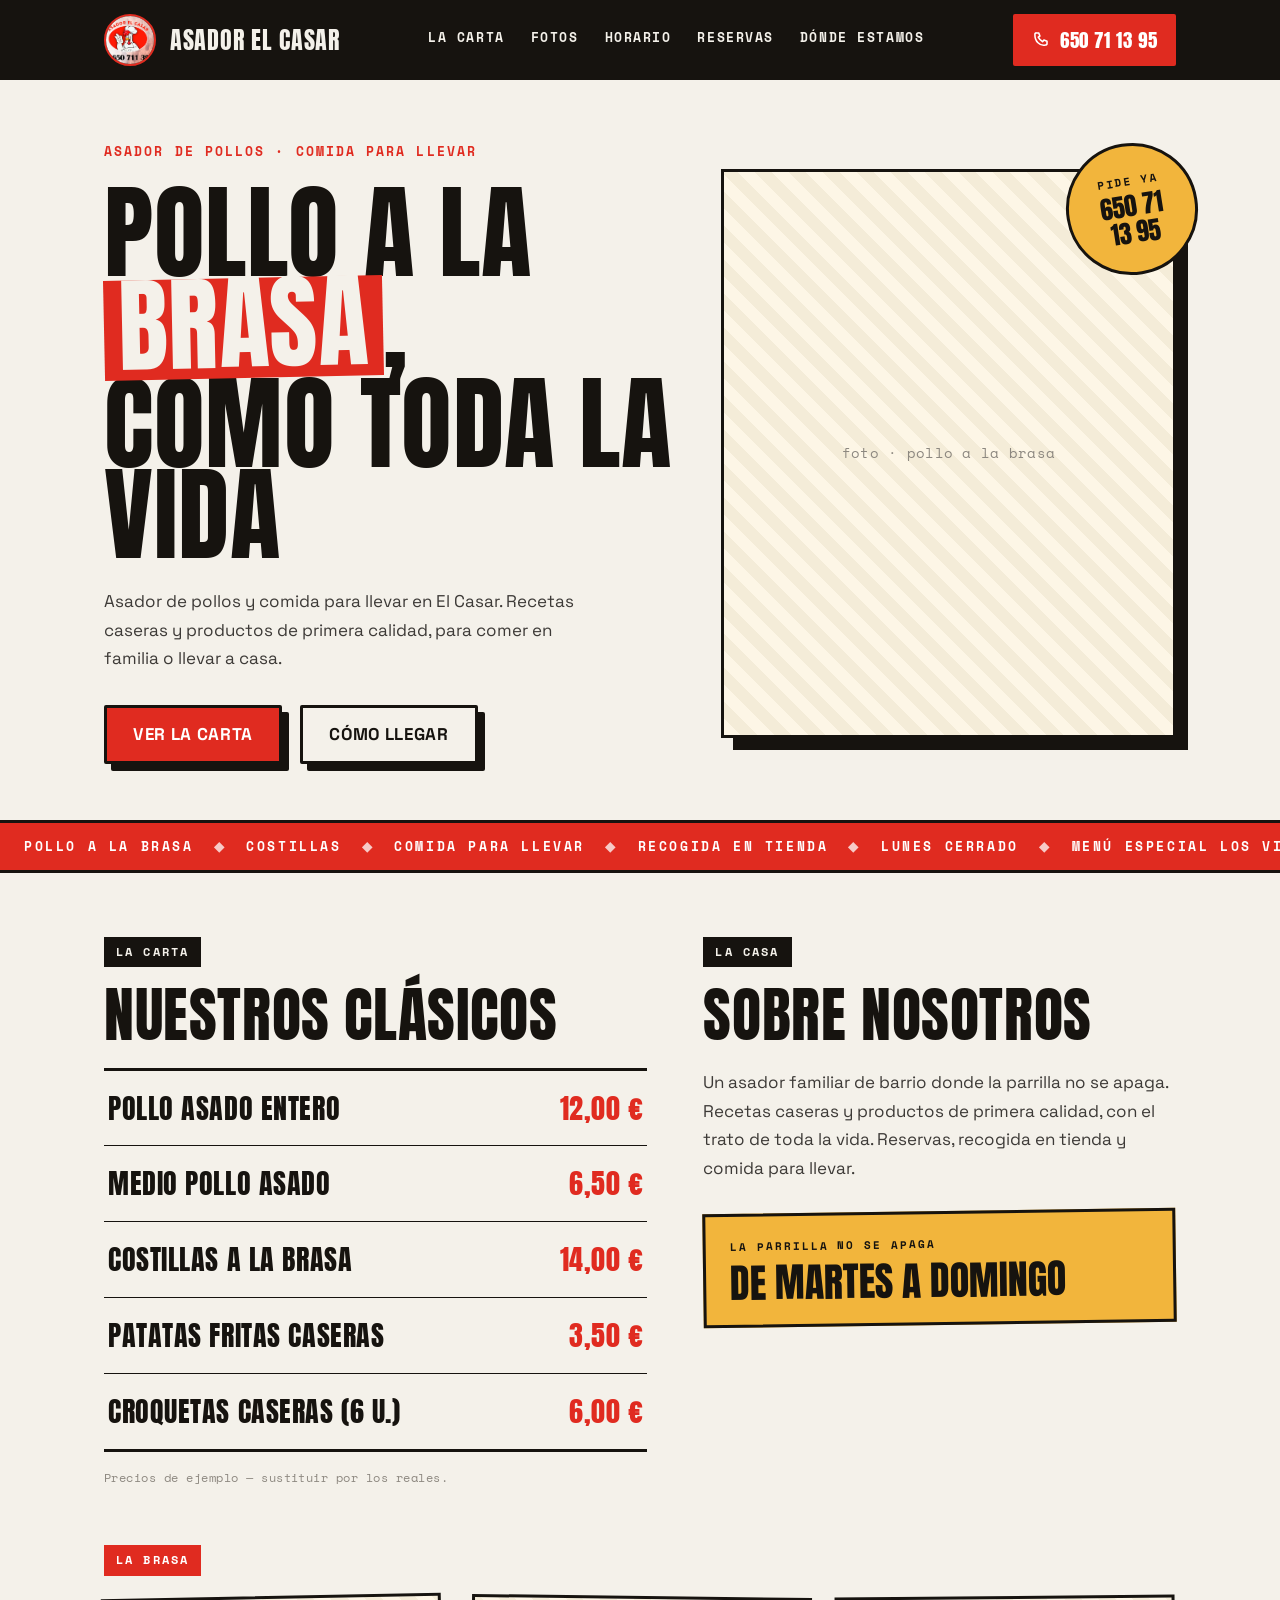
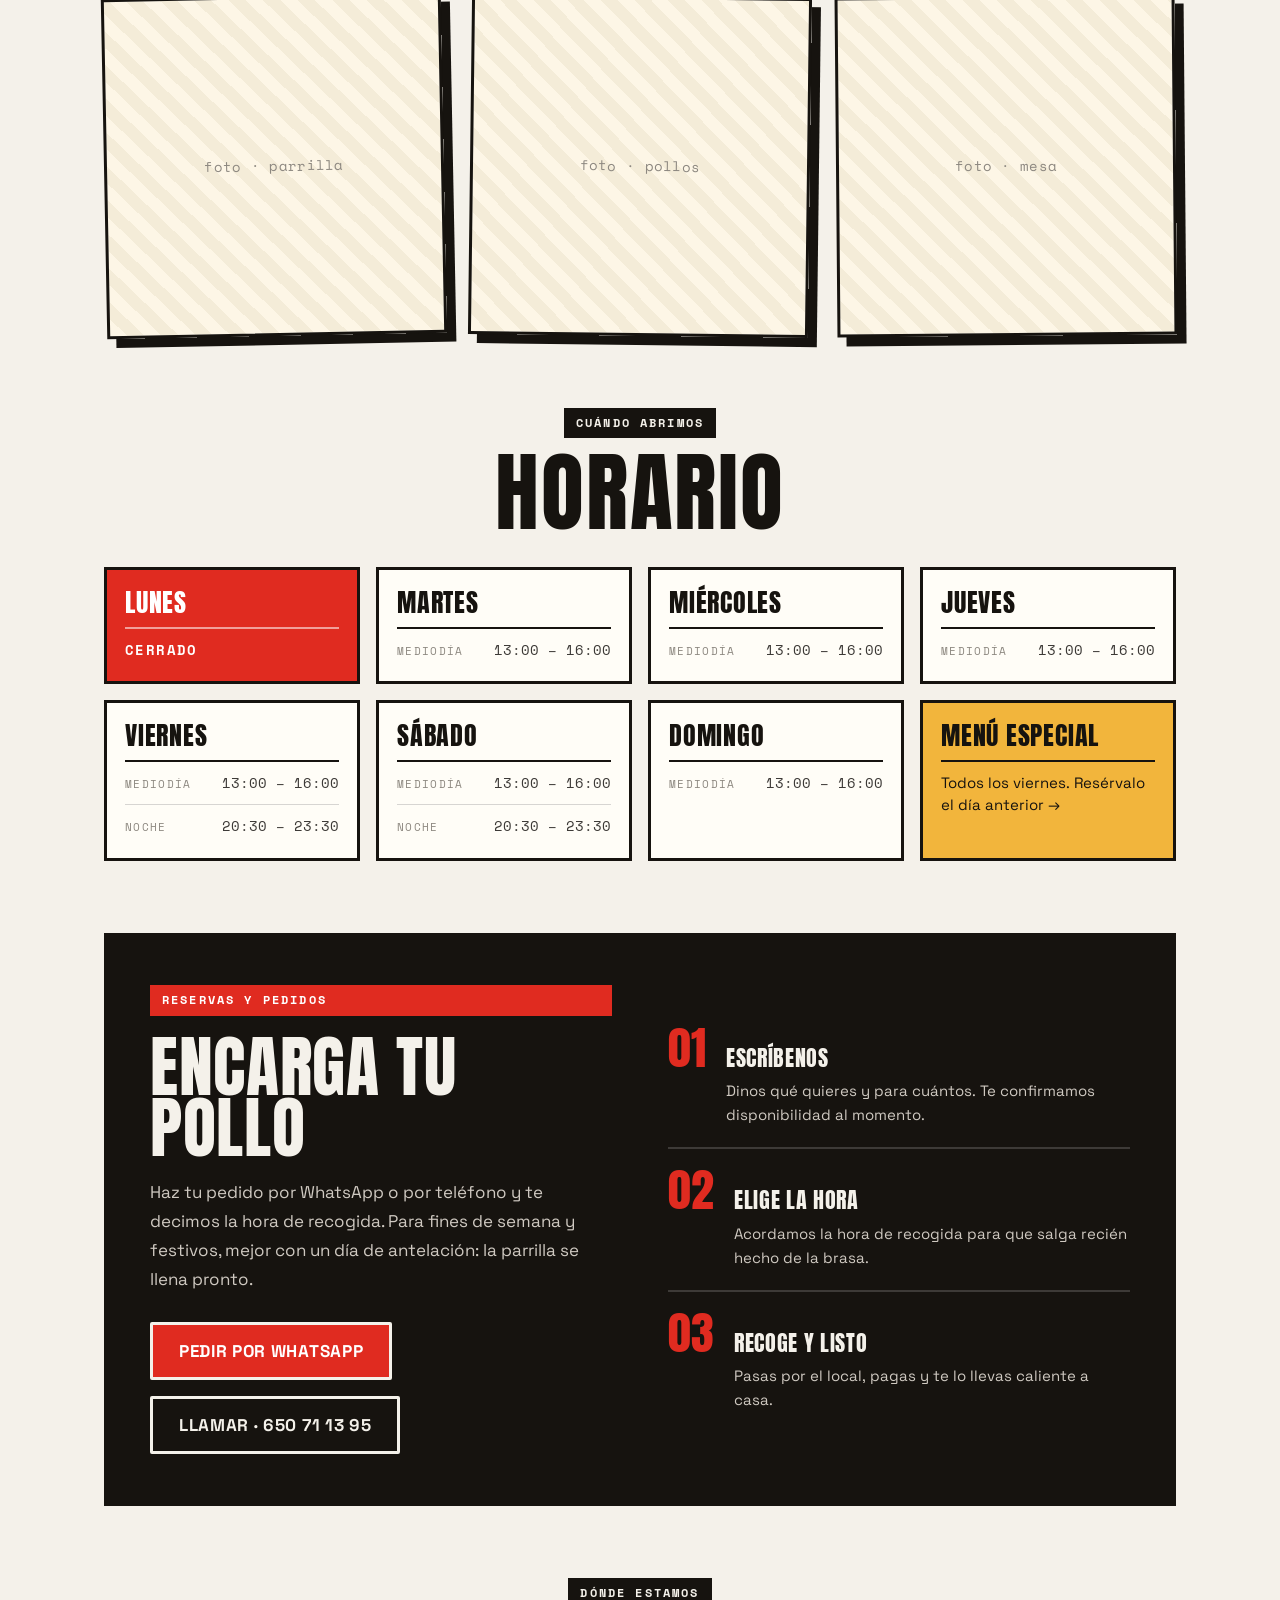
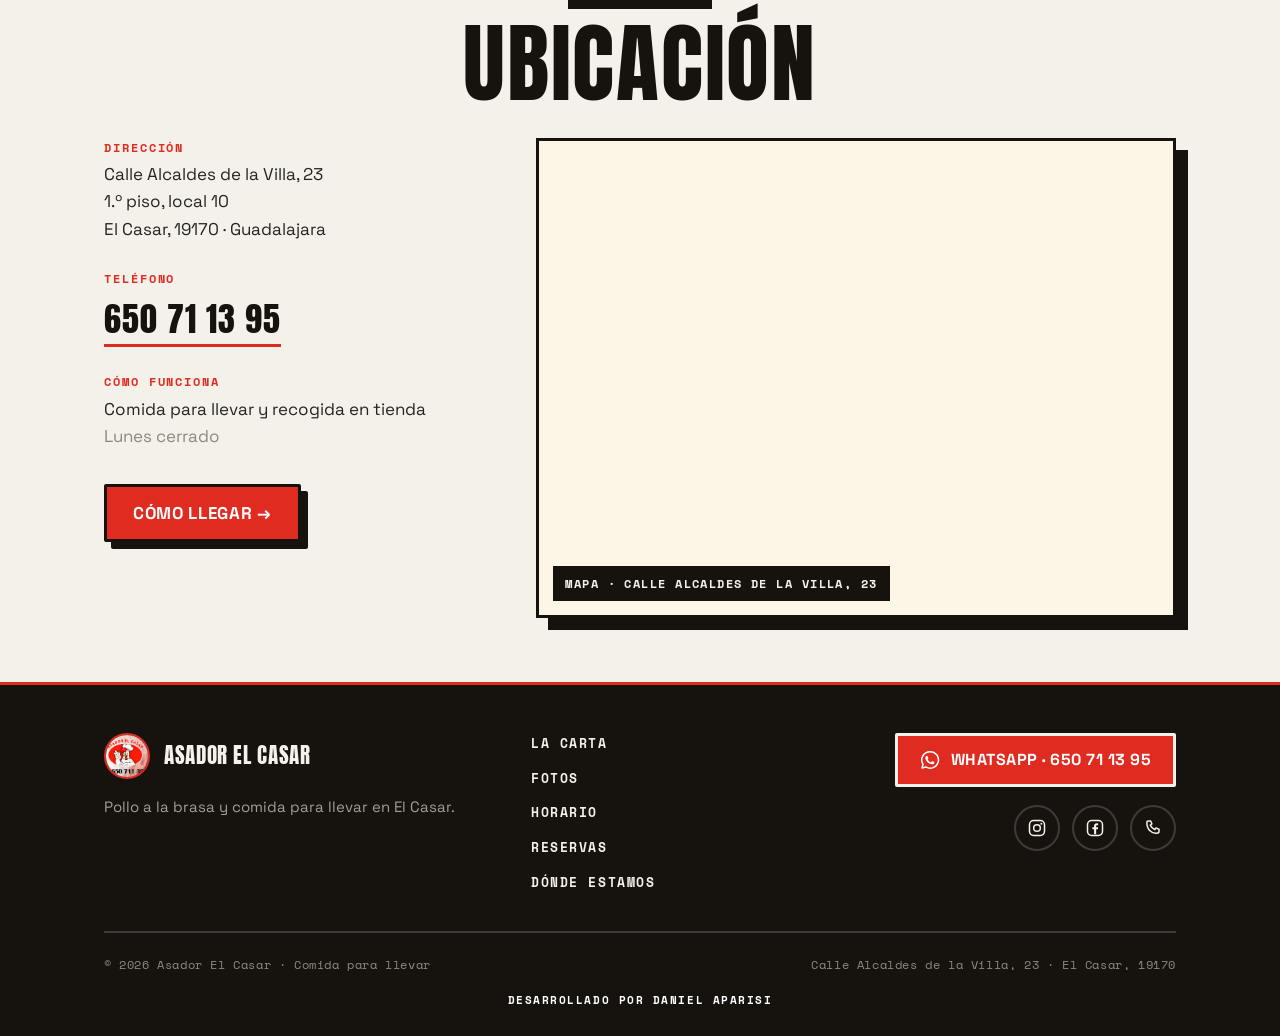
<file: index.html>
<!DOCTYPE html>
<html lang="es">
<head>
    <meta charset="UTF-8">
    <meta name="viewport" content="width=device-width, initial-scale=1.0">
    <title>Asador El Casar</title>
    <link rel="preconnect" href="https://fonts.googleapis.com">
    <link rel="preconnect" href="https://fonts.gstatic.com" crossorigin>
    <link href="https://fonts.googleapis.com/css2?family=Anton&family=Space+Grotesk:wght@400;500;700&family=Space+Mono:wght@400;700&display=swap" rel="stylesheet">
    <link rel="stylesheet" href="styles.css">
</head>
<body>

    <!-- ============ Cabecera (banda negra a todo el ancho) ============ -->
    <header class="topbar">
        <div class="topbar__inner">

            <a class="brand" href="#">
                <img class="brand__logo" src="logoAsadir.jpg" alt="Logo Asador El Casar">
                <span class="brand__name">Asador El Casar</span>
            </a>

            <nav class="nav">
                <a href="#la-carta">La carta</a>
                <a href="#fotos">Fotos</a>
                <a href="#horario">Horario</a>
                <a href="#reservas">Reservas</a>
                <a href="#donde-estamos">Dónde estamos</a>
            </nav>

            <a class="topbar__phone" href="tel:+34650711395">
                <svg class="icon" viewBox="0 0 24 24" aria-hidden="true">
                    <path d="M6.3 3.5h2.9l1.5 3.7-2 1.4a11.5 11.5 0 0 0 5.4 5.4l1.4-2 3.7 1.5v2.9a1.6 1.6 0 0 1-1.8 1.6C10.6 19.6 4.4 13.4 4.7 5.3A1.6 1.6 0 0 1 6.3 3.5Z"
                          fill="none" stroke="currentColor" stroke-width="1.9"
                          stroke-linejoin="round"/>
                </svg>
                <span>650 71 13 95</span>
            </a>

        </div>
    </header>

    <!-- ============ Hero ============ -->
    <div class="page">
        <section class="hero">

            <div class="hero__text">
                <p class="eyebrow">Asador de pollos · Comida para llevar</p>

                <h1 class="hero__title">
                    Pollo a la <span class="knock">brasa</span>,<br>como toda la vida
                </h1>

                <p class="lead">
                    Asador de pollos y comida para llevar en El Casar. Recetas caseras y
                    productos de primera calidad, para comer en familia o llevar a casa.
                </p>

                <div class="hero__actions">
                    <a class="btn btn--red" href="#la-carta">Ver la carta</a>
                    <a class="btn btn--paper" href="#donde-estamos">Cómo llegar</a>
                </div>
            </div>

            <div class="hero__media">
                <div class="photo photo--hero">
                    <span>foto · pollo a la brasa</span>
                </div>

                <a class="badge" href="tel:+34650711395">
                    <span class="badge__label">Pide ya</span>
                    <span class="badge__number">650 71</span>
                    <span class="badge__number">13 95</span>
                </a>
            </div>

        </section>
    </div>

    <!-- ============ Banda roja ============ -->
    <div class="ticker">
        <span>Pollo a la brasa</span><span class="ticker__sep">◆</span>
        <span>Costillas</span><span class="ticker__sep">◆</span>
        <span>Comida para llevar</span><span class="ticker__sep">◆</span>
        <span>Recogida en tienda</span><span class="ticker__sep">◆</span>
        <span>Lunes cerrado</span><span class="ticker__sep">◆</span>
        <span>Menú especial los viernes</span><span class="ticker__sep">◆</span>
        <span>Pollo a la brasa</span><span class="ticker__sep">◆</span>
        <span>Costillas</span>
    </div>

    <div class="page">

        <!-- ============ Carta + Nosotros ============ -->
        <section class="columns">

            <div id="la-carta">
                <p class="tag">La carta</p>
                <h2 class="columns__title">Nuestros clásicos</h2>

                <ul class="menu">
                    <li><span class="menu__name">Pollo asado entero</span><span class="menu__price">12,00 €</span></li>
                    <li><span class="menu__name">Medio pollo asado</span><span class="menu__price">6,50 €</span></li>
                    <li><span class="menu__name">Costillas a la brasa</span><span class="menu__price">14,00 €</span></li>
                    <li><span class="menu__name">Patatas fritas caseras</span><span class="menu__price">3,50 €</span></li>
                    <li><span class="menu__name">Croquetas caseras (6 u.)</span><span class="menu__price">6,00 €</span></li>
                </ul>

                <p class="note">Precios de ejemplo — sustituir por los reales.</p>
            </div>

            <div id="nosotros">
                <p class="tag">La casa</p>
                <h2 class="columns__title">Sobre nosotros</h2>
                <p class="lead">
                    Un asador familiar de barrio donde la parrilla no se apaga. Recetas
                    caseras y productos de primera calidad, con el trato de toda la vida.
                    Reservas, recogida en tienda y comida para llevar.
                </p>

                <div class="shout">
                    <span class="shout__label">La parrilla no se apaga</span>
                    <span class="shout__text">De martes a domingo</span>
                </div>
            </div>

        </section>

        <!-- ============ Galería ============ -->
        <section id="fotos" class="gallery">
            <p class="tag tag--red">La brasa</p>
            <div class="gallery__grid">
                <div class="photo"><span>foto · parrilla</span></div>
                <div class="photo"><span>foto · pollos</span></div>
                <div class="photo"><span>foto · mesa</span></div>
            </div>
        </section>

        <!-- ============ Horario ============ -->
        <section id="horario" class="hours">

            <div class="section__head">
                <p class="tag">Cuándo abrimos</p>
                <h2 class="section__title">Horario</h2>
            </div>

            <div class="hours__grid">

                <div class="day day--closed">
                    <p class="day__name">Lunes</p>
                    <p class="day__state">Cerrado</p>
                </div>

                <div class="day">
                    <p class="day__name">Martes</p>
                    <p class="day__slot"><span>Mediodía</span> 13:00 – 16:00</p>
                </div>

                <div class="day">
                    <p class="day__name">Miércoles</p>
                    <p class="day__slot"><span>Mediodía</span> 13:00 – 16:00</p>
                </div>

                <div class="day">
                    <p class="day__name">Jueves</p>
                    <p class="day__slot"><span>Mediodía</span> 13:00 – 16:00</p>
                </div>

                <div class="day">
                    <p class="day__name">Viernes</p>
                    <p class="day__slot"><span>Mediodía</span> 13:00 – 16:00</p>
                    <p class="day__slot"><span>Noche</span> 20:30 – 23:30</p>
                </div>

                <div class="day">
                    <p class="day__name">Sábado</p>
                    <p class="day__slot"><span>Mediodía</span> 13:00 – 16:00</p>
                    <p class="day__slot"><span>Noche</span> 20:30 – 23:30</p>
                </div>

                <div class="day">
                    <p class="day__name">Domingo</p>
                    <p class="day__slot"><span>Mediodía</span> 13:00 – 16:00</p>
                </div>

                <a class="day day--note" href="#reservas">
                    <p class="day__name">Menú especial</p>
                    <p class="day__text">Todos los viernes. Resérvalo el día anterior →</p>
                </a>

            </div>
        </section>

        <!-- ============ Reservas y pedidos ============ -->
        <section id="reservas" class="orders">

            <div class="orders__text">
                <p class="tag tag--red">Reservas y pedidos</p>
                <h2 class="orders__title">Encarga tu pollo</h2>
                <p class="lead lead--invert">
                    Haz tu pedido por WhatsApp o por teléfono y te decimos la hora de
                    recogida. Para fines de semana y festivos, mejor con un día de
                    antelación: la parrilla se llena pronto.
                </p>

                <div class="orders__actions">
                    <a class="btn btn--red btn--onDark" href="https://wa.me/34650711395">Pedir por WhatsApp</a>
                    <a class="btn btn--ghost" href="tel:+34650711395">Llamar · 650 71 13 95</a>
                </div>
            </div>

            <ol class="steps">
                <li class="step">
                    <span class="step__num">01</span>
                    <p class="step__title">Escríbenos</p>
                    <p class="step__text">Dinos qué quieres y para cuántos. Te confirmamos disponibilidad al momento.</p>
                </li>
                <li class="step">
                    <span class="step__num">02</span>
                    <p class="step__title">Elige la hora</p>
                    <p class="step__text">Acordamos la hora de recogida para que salga recién hecho de la brasa.</p>
                </li>
                <li class="step">
                    <span class="step__num">03</span>
                    <p class="step__title">Recoge y listo</p>
                    <p class="step__text">Pasas por el local, pagas y te lo llevas caliente a casa.</p>
                </li>
            </ol>

        </section>

        <!-- ============ Ubicación ============ -->
        <section id="donde-estamos" class="location">

            <div class="section__head">
                <p class="tag">Dónde estamos</p>
                <h2 class="section__title">Ubicación</h2>
            </div>

            <div class="location__body">

                <div class="location__info">
                    <div class="info">
                        <p class="info__label">Dirección</p>
                        <p class="info__value">Calle Alcaldes de la Villa, 23</p>
                        <p class="info__value">1.º piso, local 10</p>
                        <p class="info__value">El Casar, 19170 · Guadalajara</p>
                    </div>

                    <div class="info">
                        <p class="info__label">Teléfono</p>
                        <p class="info__value">
                            <a class="phone" href="tel:+34650711395">650 71 13 95</a>
                        </p>
                    </div>

                    <div class="info">
                        <p class="info__label">Cómo funciona</p>
                        <p class="info__value">Comida para llevar y recogida en tienda</p>
                        <p class="info__value info__value--mute">Lunes cerrado</p>
                    </div>

                    <a class="btn btn--red location__cta"
                       href="https://www.google.com/maps/dir/?api=1&destination=Calle+Alcaldes+de+la+Villa+23,+19170+El+Casar,+Guadalajara"
                       target="_blank" rel="noopener">Cómo llegar →</a>
                </div>

                <div class="location__map">
                    <iframe
                        title="Mapa · Asador El Casar"
                        src="https://www.google.com/maps?q=Calle+Alcaldes+de+la+Villa+23,+19170+El+Casar,+Guadalajara&output=embed"
                        loading="lazy"
                        referrerpolicy="no-referrer-when-downgrade"
                        allowfullscreen></iframe>
                    <span class="location__stamp">Mapa · Calle Alcaldes de la Villa, 23</span>
                </div>

            </div>
        </section>

    </div>

    <!-- ============ Pie (banda negra a todo el ancho) ============ -->
    <footer class="footer">
        <div class="footer__inner">

            <div class="footer__top">

                <div class="footer__brand">
                    <a class="brand brand--footer" href="#">
                        <img class="brand__logo" src="logoAsadir.jpg" alt="Logo Asador El Casar">
                        <span class="brand__name">Asador El Casar</span>
                    </a>
                    <p class="footer__tagline">Pollo a la brasa y comida para llevar en El Casar.</p>
                </div>

                <nav class="footer__nav">
                    <a href="#la-carta">La carta</a>
                    <a href="#fotos">Fotos</a>
                    <a href="#horario">Horario</a>
                    <a href="#reservas">Reservas</a>
                    <a href="#donde-estamos">Dónde estamos</a>
                </nav>

                <div class="footer__contact">
                    <a class="btn btn--red btn--onDark footer__whatsapp" href="https://wa.me/34650711395">
                        <svg class="icon" viewBox="0 0 24 24" aria-hidden="true">
                            <path d="M12.04 2A9.9 9.9 0 0 0 3.6 17.1L2.5 21.5l4.55-1.19A9.9 9.9 0 1 0 12.04 2Z"
                                  fill="none" stroke="currentColor" stroke-width="1.8"
                                  stroke-linejoin="round"/>
                            <path d="M9.1 7.6c-.2-.45-.4-.46-.6-.47h-.5c-.18 0-.47.07-.71.34-.25.27-.94.92-.94 2.24s.96 2.6 1.1 2.78c.13.18 1.86 2.98 4.6 4.06 2.28.9 2.74.72 3.24.67.5-.04 1.6-.65 1.82-1.29.23-.63.23-1.17.16-1.28-.07-.11-.25-.18-.52-.31-.27-.14-1.6-.79-1.84-.88-.25-.09-.43-.13-.61.14-.18.27-.7.87-.85 1.05-.16.18-.31.2-.58.07-.27-.14-1.14-.42-2.17-1.34-.8-.71-1.34-1.6-1.5-1.87-.16-.27-.02-.42.12-.55.12-.12.27-.32.4-.48.14-.16.18-.27.28-.45.09-.18.04-.34-.02-.48-.07-.13-.6-1.45-.83-1.98Z"
                                  fill="currentColor"/>
                        </svg>
                        WhatsApp · 650 71 13 95
                    </a>

                    <div class="socials">
                        <a class="social" href="https://instagram.com/asador_el_casar"
                           target="_blank" rel="noopener" aria-label="Instagram">
                            <svg class="icon" viewBox="0 0 24 24" aria-hidden="true">
                                <rect x="3" y="3" width="18" height="18" rx="5"
                                      fill="none" stroke="currentColor" stroke-width="1.8"/>
                                <circle cx="12" cy="12" r="4"
                                        fill="none" stroke="currentColor" stroke-width="1.8"/>
                                <circle cx="17.2" cy="6.8" r="1.2" fill="currentColor"/>
                            </svg>
                        </a>

                        <a class="social" href="https://facebook.com/asadorelcasar"
                           target="_blank" rel="noopener" aria-label="Facebook">
                            <svg class="icon" viewBox="0 0 24 24" aria-hidden="true">
                                <rect x="3" y="3" width="18" height="18" rx="5"
                                      fill="none" stroke="currentColor" stroke-width="1.8"/>
                                <path d="M13.4 19.4v-5.9h2l.37-2.3h-2.37V9.7c0-.66.19-1.11 1.14-1.11h1.29V6.53a17 17 0 0 0-1.86-.1c-1.85 0-3.11 1.13-3.11 3.2v1.57H8.84v2.3h2.02v5.9Z"
                                      fill="currentColor"/>
                            </svg>
                        </a>

                        <a class="social" href="tel:+34650711395" aria-label="Llamar por teléfono">
                            <svg class="icon" viewBox="0 0 24 24" aria-hidden="true">
                                <path d="M6.3 3.5h2.9l1.5 3.7-2 1.4a11.5 11.5 0 0 0 5.4 5.4l1.4-2 3.7 1.5v2.9a1.6 1.6 0 0 1-1.8 1.6C10.6 19.6 4.4 13.4 4.7 5.3A1.6 1.6 0 0 1 6.3 3.5Z"
                                      fill="none" stroke="currentColor" stroke-width="1.8"
                                      stroke-linejoin="round"/>
                            </svg>
                        </a>
                    </div>
                </div>

            </div>

            <div class="footer__bottom">
                <p class="footer__legal">© 2026 Asador El Casar · Comida para llevar</p>
                <p class="footer__legal">Calle Alcaldes de la Villa, 23 · El Casar, 19170</p>
            </div>

            <div class="footer__credit">
                <span class="footer__credit-text">Desarrollado por Daniel Aparisi</span>
            </div>

        </div>
    </footer>

</body>
</html>
</file>
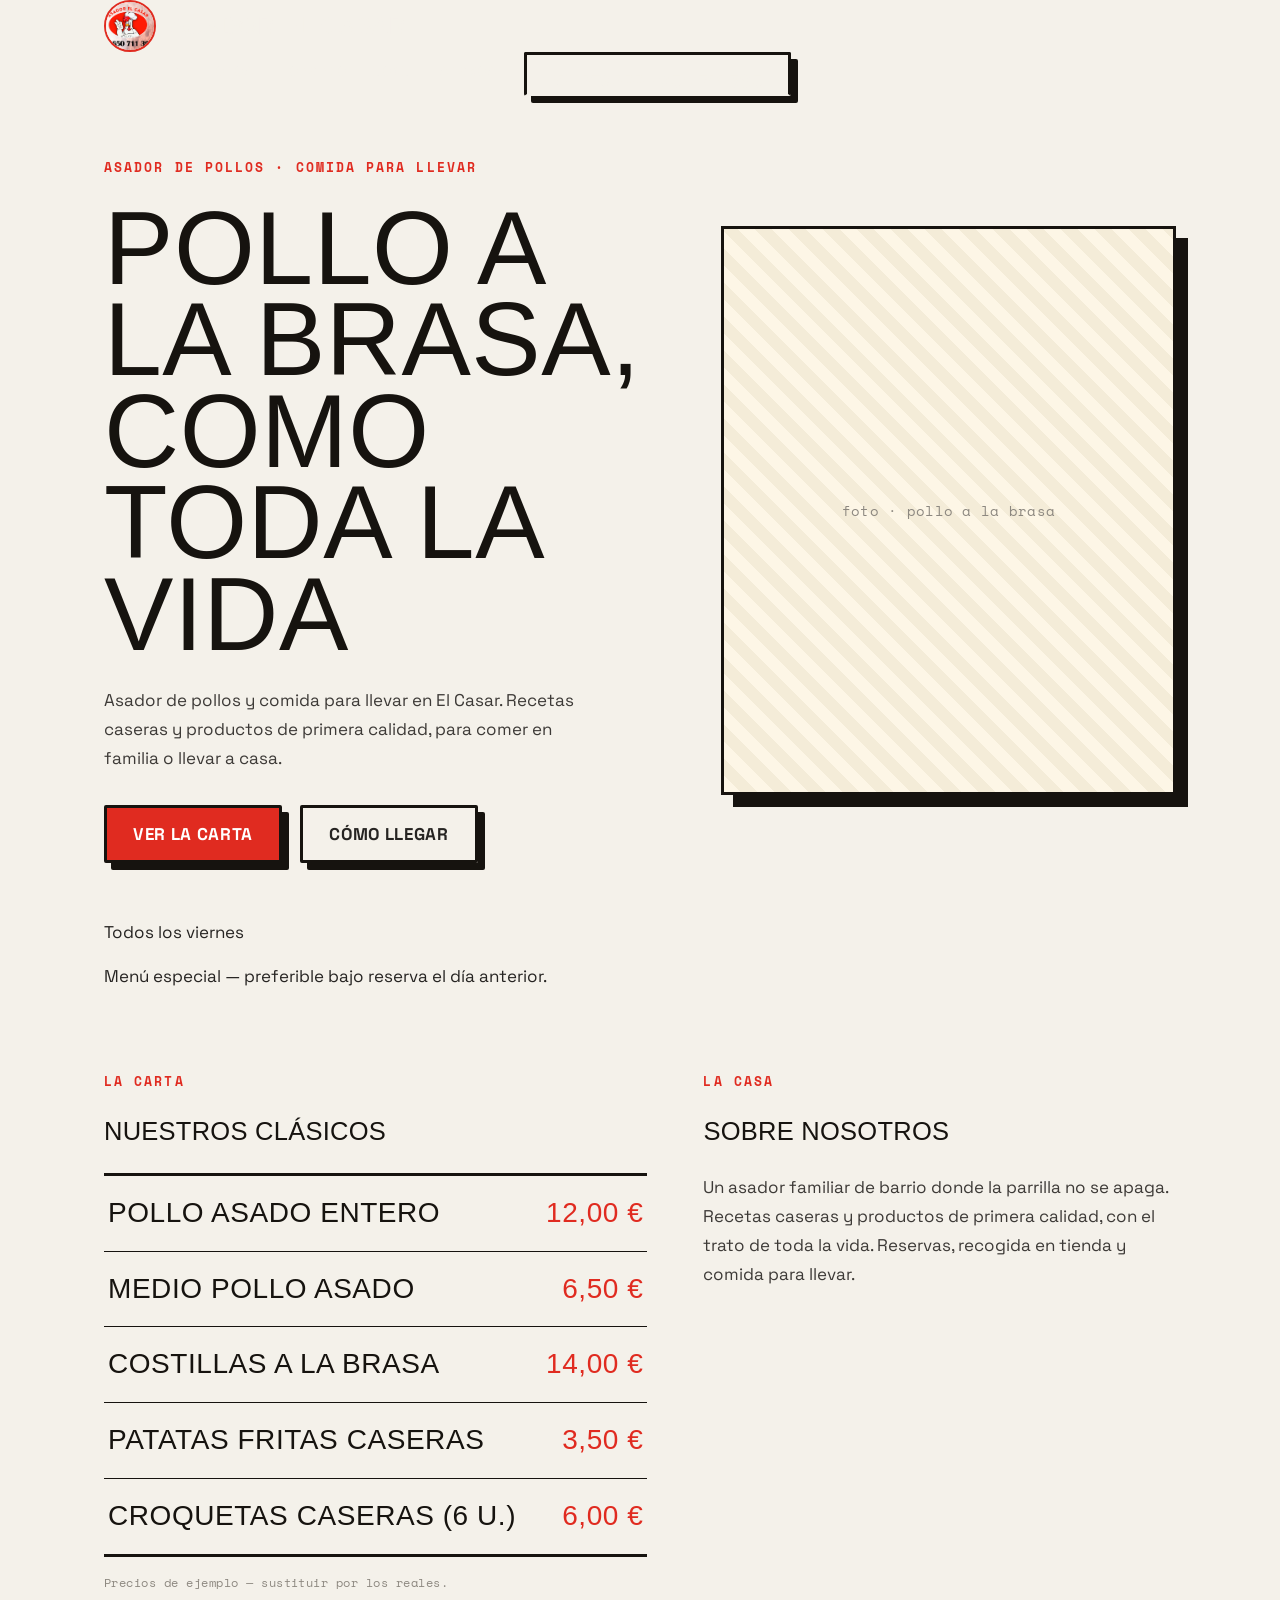
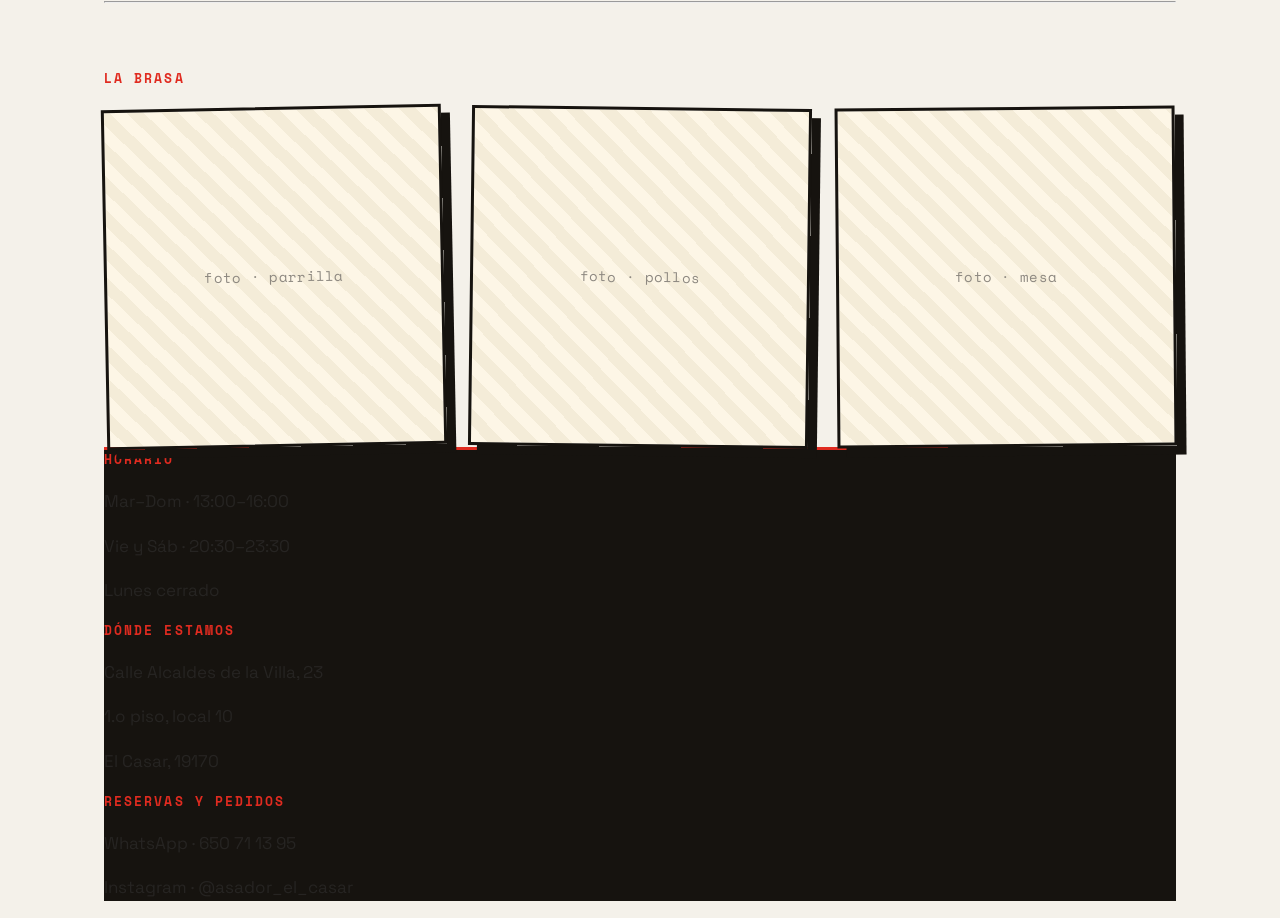
<file: main.html>
<!DOCTYPE html>
<html lang="es">
<head>
    <meta charset="UTF-8">
    <meta name="viewport" content="width=device-width, initial-scale=1.0">
    <title>Asador El Casar</title>
    <link rel="preconnect" href="https://fonts.googleapis.com">
    <link rel="preconnect" href="https://fonts.gstatic.com" crossorigin>
    <link href="https://fonts.googleapis.com/css2?family=Zilla+Slab:wght@400;500;600&family=Space+Grotesk:wght@400;500;700&family=Space+Mono:wght@400;700&display=swap" rel="stylesheet">
    <link rel="stylesheet" href="styles.css">
</head>
<body>

    <div class="page">

        <!-- ============ Cabecera ============ -->
        <header class="header">
            <a class="brand" href="#">
                <img class="brand__logo" src="logoAsadir.jpg" alt="Logo Asador El Casar">
                <span class="brand__name">Asador El Casar</span>
            </a>

            <nav class="nav">
                <a href="#la-carta">La carta</a>
                <a href="#fotos">Fotos</a>
                <a href="#horario">Horario</a>
                <a href="#donde-estamos">Dónde estamos</a>
                <a class="btn btn--dark" href="https://wa.me/34650711395">WhatsApp · 650 711 395</a>
            </nav>
        </header>

        <!-- ============ Hero ============ -->
        <section class="hero">
            <div class="hero__text">
                <p class="eyebrow">Asador de pollos · Comida para llevar</p>
                <h1 class="hero__title">Pollo a la brasa,<br>como toda la vida</h1>
                <p class="lead">
                    Asador de pollos y comida para llevar en El Casar. Recetas caseras y
                    productos de primera calidad, para comer en familia o llevar a casa.
                </p>
                <div class="hero__actions">
                    <a class="btn btn--red" href="#la-carta">Ver la carta</a>
                    <a class="btn btn--dark" href="#donde-estamos">Cómo llegar</a>
                </div>
            </div>

            <div class="photo photo--hero">
                <span>foto · pollo a la brasa</span>
            </div>
        </section>

        <!-- ============ Aviso ============ -->
        <aside class="notice">
            <span class="pill">Todos los viernes</span>
            <p>Menú especial — preferible bajo reserva el día anterior.</p>
        </aside>

        <!-- ============ Carta + Nosotros ============ -->
        <section class="columns">

            <div id="la-carta">
                <p class="eyebrow">La carta</p>
                <h2>Nuestros clásicos</h2>

                <ul class="menu">
                    <li><span class="menu__name">Pollo asado entero</span><span class="menu__price">12,00 €</span></li>
                    <li><span class="menu__name">Medio pollo asado</span><span class="menu__price">6,50 €</span></li>
                    <li><span class="menu__name">Costillas a la brasa</span><span class="menu__price">14,00 €</span></li>
                    <li><span class="menu__name">Patatas fritas caseras</span><span class="menu__price">3,50 €</span></li>
                    <li><span class="menu__name">Croquetas caseras (6 u.)</span><span class="menu__price">6,00 €</span></li>
                </ul>

                <p class="note">Precios de ejemplo — sustituir por los reales.</p>
            </div>

            <div id="nosotros">
                <p class="eyebrow">La casa</p>
                <h2>Sobre nosotros</h2>
                <p class="lead">
                    Un asador familiar de barrio donde la parrilla no se apaga. Recetas
                    caseras y productos de primera calidad, con el trato de toda la vida.
                    Reservas, recogida en tienda y comida para llevar.
                </p>
            </div>

        </section>

        <hr class="rule">

        <!-- ============ Galería ============ -->
        <section id="fotos" class="gallery">
            <p class="eyebrow">La brasa</p>
            <div class="gallery__grid">
                <div class="photo"><span>foto · parrilla</span></div>
                <div class="photo"><span>foto · pollos</span></div>
                <div class="photo"><span>foto · mesa</span></div>
            </div>
        </section>

        <!-- ============ Pie ============ -->
        <footer class="footer">
            <div id="horario">
                <p class="eyebrow">Horario</p>
                <p>Mar–Dom · 13:00–16:00</p>
                <p>Vie y Sáb · 20:30–23:30</p>
                <p>Lunes cerrado</p>
            </div>

            <div id="donde-estamos">
                <p class="eyebrow">Dónde estamos</p>
                <p>Calle Alcaldes de la Villa, 23</p>
                <p>1.o piso, local 10</p>
                <p>El Casar, 19170</p>
            </div>

            <div id="reservas">
                <p class="eyebrow">Reservas y pedidos</p>
                <p>WhatsApp · 650 71 13 95</p>
                <p>Instagram · @asador_el_casar</p>
            </div>
        </footer>

    </div>

</body>
</html>
</file>
<file: styles.css>
/* ============================================================
   Asador El Casar — hoja de estilos única (HTML + CSS, sin JS)
   Dirección visual: cartel de barrio.
   Bloques planos, bordes gruesos, sombra dura y titulares grandes.
   ============================================================ */

:root {
    --bg:            #f4f1ea;   /* papel cálido */
    --ink:           #16130f;   /* negro de los bloques y los bordes */
    --ink-soft:      #3d3a37;   /* párrafos */
    --ink-mute:      #8d8880;   /* notas y placeholders */
    --red:           #e02b20;   /* acento principal (el del logo) */
    --red-dark:      #b31f16;   /* hover del rojo */
    --amber:         #f2b53c;   /* acento secundario: destacados */
    --line:          #d7d5d2;   /* hairlines sobre papel */
    --line-dark:     #3d3a37;   /* hairlines sobre negro */
    --cream:         #fdf6e6;   /* trama de los huecos de foto */
    --cream-alt:     #f4ecd8;
    --card:          #fffdf7;   /* fondo de las fichas de horario */
    --on-dark:       #cfc9c1;   /* texto sobre negro */

    --font-title: Anton, Haettenschweiler, "Arial Narrow Bold", Impact, sans-serif;
    --font-body:  "Space Grotesk", "Helvetica Neue", Arial, sans-serif;
    --font-mono:  "Space Mono", "SFMono-Regular", Consolas, monospace;

    --border: 3px solid var(--ink);
    --shadow: 7px 7px 0 var(--ink);

    --gutter: 3rem;
}

*,
*::before,
*::after { box-sizing: border-box; }

html {
    -webkit-text-size-adjust: 100%;
    scroll-behavior: smooth;
}

body {
    margin: 0;
    background: var(--bg);
    color: #262422;
    font-family: var(--font-body);
    font-size: 1.0625rem;      /* 17px */
    line-height: 1.6;
    -webkit-font-smoothing: antialiased;
}

img { max-width: 100%; display: block; }

a { color: inherit; text-decoration: none; }

/* Contenedor central: el contenido vive dentro de 1120px.
   Las bandas a todo el ancho (cabecera, banda roja, pie) quedan fuera. */
.page {
    max-width: 1120px;
    margin: 0 auto;
    padding: 0 1.5rem;
}

/* ---------- Piezas reutilizables ---------- */

/* Etiqueta roja en mono, para el arranque de sección */
.eyebrow {
    margin: 0 0 1.25rem;
    font-family: var(--font-mono);
    font-size: 0.8125rem;       /* 13px */
    font-weight: 700;
    letter-spacing: 0.16em;
    text-transform: uppercase;
    color: var(--red);
    line-height: 1.4;
}

/* Etiqueta en bloque: mono en versalitas sobre fondo plano */
.tag {
    display: inline-block;
    margin: 0 0 1.25rem;
    padding: 0.4375rem 0.75rem;
    background: var(--ink);
    color: var(--bg);
    font-family: var(--font-mono);
    font-size: 0.75rem;         /* 12px */
    font-weight: 700;
    letter-spacing: 0.18em;
    text-transform: uppercase;
    line-height: 1.4;
}

.tag--red { background: var(--red); color: #fff; }

/* Botones: bloque plano con borde grueso y sombra dura */
.btn {
    display: inline-flex;
    align-items: center;
    justify-content: center;
    padding: 1rem 1.625rem;
    border: var(--border);
    border-radius: 2px;
    box-shadow: var(--shadow);
    font-family: var(--font-body);
    font-size: 1.0625rem;
    font-weight: 700;
    letter-spacing: 0.04em;
    text-transform: uppercase;
    line-height: 1.2;
    white-space: nowrap;
    transition: transform 0.12s ease, box-shadow 0.12s ease,
                background-color 0.15s ease, color 0.15s ease;
}

/* Al pulsar, el bloque "cae" sobre su sombra */
.btn:active {
    transform: translate(4px, 4px);
    box-shadow: 3px 3px 0 var(--ink);
}

.btn--red { background: var(--red); color: #fff; }
.btn--red:hover { background: var(--red-dark); }

.btn--paper { background: var(--bg); color: var(--ink); }
.btn--paper:hover { background: var(--ink); color: var(--bg); }

/* Variantes sobre fondo negro: el borde pasa a ser claro y no lleva sombra */
.btn--onDark {
    border-color: var(--bg);
    box-shadow: none;
}

.btn--ghost {
    background: transparent;
    color: var(--bg);
    border-color: var(--bg);
    box-shadow: none;
}

.btn--ghost:hover { background: var(--bg); color: var(--ink); }

.btn--onDark:active,
.btn--ghost:active { transform: none; box-shadow: none; }

/* Dentro de columnas flex, el hueco lo pone el gap: la etiqueta no suma margen */
.hero__text .eyebrow,
.orders__text .tag,
.hero__text .tag { margin-bottom: 0; }

/* Marcos de foto: trama diagonal dentro de un marco negro con sombra */
.photo {
    position: relative;
    display: flex;
    align-items: center;
    justify-content: center;
    border: var(--border);
    box-shadow: 9px 9px 0 var(--ink);
    background-image: repeating-linear-gradient(
        45deg,
        var(--cream) 0 12px,
        var(--cream-alt) 12px 24px
    );
}

.photo span {
    font-family: var(--font-mono);
    font-size: 0.875rem;
    letter-spacing: 0.02em;
    color: var(--ink-mute);
}

.lead {
    margin: 0;
    max-width: 30rem;
    color: var(--ink-soft);
    line-height: 1.7;
    text-wrap: pretty;
}

.lead--invert { color: var(--on-dark); }

h1, h2 {
    font-family: var(--font-title);
    font-weight: 400;
    color: var(--ink);
    text-transform: uppercase;
    letter-spacing: 0.01em;
}

/* Palabra recortada en blanco sobre bloque rojo */
.knock {
    display: inline-block;
    padding: 0 0.875rem 0.5rem;
    background: var(--red);
    color: var(--bg);
    transform: rotate(-1.2deg);
}

/* ---------- Cabecera ---------- */

.topbar {
    background: var(--ink);
}

.topbar__inner {
    display: flex;
    align-items: center;
    justify-content: space-between;
    gap: 2rem;
    flex-wrap: wrap;
    max-width: 1120px;
    margin: 0 auto;
    padding: 0.875rem 1.5rem;
}

.brand {
    display: flex;
    align-items: center;
    gap: 0.875rem;
}

.brand__logo {
    width: 52px;
    height: 52px;
    border-radius: 50%;
    border: 2px solid var(--red);
    object-fit: cover;
}

.brand__name {
    font-family: var(--font-title);
    font-size: 1.5rem;          /* 24px */
    letter-spacing: 0.03em;
    text-transform: uppercase;
    color: var(--bg);
}

.nav {
    display: flex;
    align-items: center;
    gap: 1.625rem;
    flex-wrap: wrap;
    font-family: var(--font-mono);
    font-size: 0.8125rem;
    font-weight: 700;
    letter-spacing: 0.12em;
    text-transform: uppercase;
}

.nav a {
    color: var(--bg);
    padding-bottom: 3px;
    border-bottom: 2px solid transparent;
    transition: border-color 0.15s ease, color 0.15s ease;
}

.nav a:hover {
    color: #fff;
    border-bottom-color: var(--red);
}

/* Teléfono siempre a la vista, en rojo */
.topbar__phone {
    display: inline-flex;
    align-items: center;
    gap: 0.5625rem;
    padding: 0.6875rem 1.125rem;
    background: var(--red);
    color: #fff;
    border-radius: 2px;
    transition: background-color 0.15s ease;
}

.topbar__phone:hover { background: var(--red-dark); }

.topbar__phone span {
    font-family: var(--font-title);
    font-size: 1.1875rem;
    letter-spacing: 0.05em;
}

/* ---------- Hero ---------- */

.hero {
    display: grid;
    grid-template-columns: 1.25fr 1fr;
    gap: var(--gutter);
    align-items: center;
    padding: 3.875rem 0 3.5rem;
}

.hero__text {
    display: flex;
    flex-direction: column;
    gap: 1.625rem;
}

.hero__title {
    margin: 0;
    font-size: 6.5rem;          /* 104px */
    line-height: 0.88;
    letter-spacing: 0.005em;
}

.hero__actions {
    display: flex;
    gap: 1.125rem;
    flex-wrap: wrap;
    margin-top: 0.375rem;
}

.hero__media { position: relative; }

.photo--hero {
    aspect-ratio: 4 / 5;
    box-shadow: 12px 12px 0 var(--ink);
}

/* Chapa ámbar con el teléfono, encima de la foto */
.badge {
    position: absolute;
    top: -1.625rem;
    right: -1.375rem;
    display: flex;
    flex-direction: column;
    align-items: center;
    justify-content: center;
    gap: 2px;
    width: 132px;
    height: 132px;
    border-radius: 50%;
    background: var(--amber);
    border: var(--border);
    color: var(--ink);
    transform: rotate(-9deg);
    transition: transform 0.15s ease;
}

.badge:hover { transform: rotate(-9deg) scale(1.04); }

.badge__label {
    font-family: var(--font-mono);
    font-size: 0.6875rem;
    font-weight: 700;
    letter-spacing: 0.16em;
    text-transform: uppercase;
}

.badge__number {
    font-family: var(--font-title);
    font-size: 1.5625rem;
    line-height: 1;
}

/* ---------- Banda roja ---------- */

.ticker {
    display: flex;
    align-items: center;
    gap: 1.25rem;
    overflow: hidden;
    padding: 0.8125rem 1.5rem;
    background: var(--red);
    border-top: var(--border);
    border-bottom: var(--border);
    font-family: var(--font-mono);
    font-size: 0.8125rem;
    font-weight: 700;
    letter-spacing: 0.2em;
    text-transform: uppercase;
    color: #fff;
    white-space: nowrap;
}

.ticker__sep { opacity: 0.75; }

/* ---------- Carta y "Sobre nosotros" ---------- */

.columns {
    display: grid;
    grid-template-columns: 1.15fr 1fr;
    gap: 3.5rem;
    padding: 4rem 0 0;
}

.columns__title {
    margin: 0 0 1.5rem;
    font-size: 3.75rem;         /* 60px */
    line-height: 0.94;
}

.menu {
    margin: 0;
    padding: 0;
    list-style: none;
    border-top: var(--border);
}

.menu li {
    display: flex;
    align-items: baseline;
    justify-content: space-between;
    gap: 1.125rem;
    padding: 0.9375rem 0.25rem;
    border-bottom: 1.5px solid var(--ink);
}

.menu li:last-child { border-bottom: var(--border); }

.menu__name,
.menu__price {
    font-family: var(--font-title);
    font-size: 1.75rem;         /* 28px */
    letter-spacing: 0.02em;
    text-transform: uppercase;
    color: var(--ink);
}

.menu__price { color: var(--red); white-space: nowrap; }

.note {
    margin: 1rem 0 0;
    font-family: var(--font-mono);
    font-size: 0.75rem;
    letter-spacing: 0.04em;
    color: var(--ink-mute);
}

/* Bloque ámbar de refuerzo */
.shout {
    display: flex;
    flex-direction: column;
    gap: 0.375rem;
    margin-top: 1.75rem;
    padding: 1.375rem 1.5rem;
    background: var(--amber);
    border: var(--border);
    transform: rotate(-0.8deg);
}

.shout__label {
    font-family: var(--font-mono);
    font-size: 0.6875rem;
    font-weight: 700;
    letter-spacing: 0.18em;
    text-transform: uppercase;
    color: var(--ink);
}

.shout__text {
    font-family: var(--font-title);
    font-size: 2.5rem;
    line-height: 1;
    text-transform: uppercase;
    color: var(--ink);
}

/* ---------- Galería ---------- */

.gallery { padding: 3.625rem 0 0; }

.gallery__grid {
    display: grid;
    grid-template-columns: repeat(3, minmax(0, 1fr));
    gap: 1.625rem;
}

.gallery__grid .photo { aspect-ratio: 1 / 1; }

/* Ligera rotación para que la retícula no quede rígida */
.gallery__grid .photo:nth-child(1) { transform: rotate(-1.1deg); }
.gallery__grid .photo:nth-child(2) { transform: rotate(0.7deg); }
.gallery__grid .photo:nth-child(3) { transform: rotate(-0.5deg); }

/* ---------- Cabeceras de sección centradas ---------- */

.section__head {
    display: flex;
    flex-direction: column;
    align-items: center;
    margin-bottom: 2.125rem;
}

.section__head .tag { margin-bottom: 0.875rem; }

.section__title {
    margin: 0;
    font-size: 5.5rem;          /* 88px */
    line-height: 0.92;
    letter-spacing: 0.02em;
}

/* ---------- Horario ---------- */

.hours { padding: 4.5rem 0 0; }

.hours__grid {
    display: grid;
    grid-template-columns: repeat(4, minmax(0, 1fr));
    gap: 1rem;
}

.day {
    display: flex;
    flex-direction: column;
    gap: 0.625rem;
    padding: 1.125rem 1.125rem 1.25rem;
    border: var(--border);
    background: var(--card);
}

.day__name {
    margin: 0;
    font-family: var(--font-title);
    font-size: 1.625rem;
    letter-spacing: 0.03em;
    text-transform: uppercase;
    line-height: 1.1;
    color: var(--ink);
}

/* Franja horaria: etiqueta en mono + hora tabular */
.day__slot {
    display: flex;
    align-items: baseline;
    justify-content: space-between;
    gap: 0.625rem;
    margin: 0;
    padding-top: 0.625rem;
    border-top: 2px solid var(--ink);
    font-family: var(--font-mono);
    font-size: 0.875rem;
    color: var(--ink-soft);
    font-variant-numeric: tabular-nums;
}

/* La segunda franja del día va con línea fina, no con la gruesa */
.day__slot + .day__slot { border-top: 1.5px solid var(--line); }

.day__slot span {
    font-size: 0.6875rem;
    letter-spacing: 0.12em;
    text-transform: uppercase;
    color: var(--ink-mute);
}

/* Lunes: bloque rojo recortado en blanco */
.day--closed { background: var(--red); }

.day--closed .day__name { color: #fff; }

.day__state {
    margin: 0;
    padding-top: 0.625rem;
    border-top: 2px solid rgba(255, 255, 255, 0.55);
    font-family: var(--font-mono);
    font-size: 0.875rem;
    font-weight: 700;
    letter-spacing: 0.1em;
    text-transform: uppercase;
    color: #fff;
}

/* Celda destacada del menú de los viernes */
.day--note {
    background: var(--amber);
    transition: background-color 0.15s ease;
}

.day--note:hover { background: #e5a72c; }

.day__text {
    margin: 0;
    padding-top: 0.625rem;
    border-top: 2px solid var(--ink);
    font-size: 0.9375rem;
    line-height: 1.45;
    color: var(--ink);
}

/* ---------- Reservas y pedidos ---------- */

.orders {
    display: grid;
    grid-template-columns: 1fr 1fr;
    gap: 3.5rem;
    align-items: center;
    margin-top: 4.5rem;
    padding: 3.25rem 2.875rem;
    background: var(--ink);
}

.orders__text {
    display: flex;
    flex-direction: column;
    gap: 1.25rem;
}

.orders__title {
    margin: 0;
    font-size: 4.25rem;         /* 68px */
    line-height: 0.9;
    color: var(--bg);
}

.orders__actions {
    display: flex;
    gap: 1rem;
    flex-wrap: wrap;
    margin-top: 0.5rem;
}

.steps {
    margin: 0;
    padding: 0;
    list-style: none;
    display: grid;
    gap: 1.25rem;
}

.step {
    display: grid;
    grid-template-columns: auto minmax(0, 1fr);
    column-gap: 1.25rem;
    row-gap: 0.25rem;
    align-items: baseline;
    padding-bottom: 1.25rem;
    border-bottom: 2px solid var(--line-dark);
}

.step:last-child { padding-bottom: 0; border-bottom: 0; }

.step__num {
    grid-row: 1 / span 2;
    font-family: var(--font-title);
    font-size: 2.875rem;
    line-height: 0.9;
    color: var(--red);
}

.step__title {
    margin: 0;
    font-family: var(--font-title);
    font-size: 1.375rem;
    letter-spacing: 0.03em;
    text-transform: uppercase;
    color: var(--bg);
}

.step__text {
    margin: 0;
    font-size: 0.9375rem;
    line-height: 1.6;
    color: var(--on-dark);
}

/* ---------- Ubicación ---------- */

.location { padding: 4.5rem 0 4rem; }

.location__body {
    display: grid;
    grid-template-columns: 0.85fr 1.4fr;
    gap: 2.75rem;
    align-items: start;
}

/* Columna de datos */
.location__info {
    display: flex;
    flex-direction: column;
    gap: 1.625rem;
}

.info__label {
    margin: 0 0 0.25rem;
    font-family: var(--font-mono);
    font-size: 0.75rem;         /* 12px */
    font-weight: 700;
    letter-spacing: 0.16em;
    text-transform: uppercase;
    color: var(--red);
}

.info__value {
    margin: 0;
    line-height: 1.6;
    color: #262422;
}

.info__value--mute { color: var(--ink-mute); }

/* El teléfono, tratado como titular */
.phone {
    font-family: var(--font-title);
    font-size: 2.125rem;
    letter-spacing: 0.03em;
    color: var(--ink);
    border-bottom: 3px solid var(--red);
    transition: color 0.15s ease;
}

.phone:hover { color: var(--red); }

.location__cta {
    align-self: flex-start;
    margin-top: 0.5rem;
}

/* Mapa */
.location__map {
    position: relative;
    aspect-ratio: 4 / 3;
    overflow: hidden;
    border: var(--border);
    box-shadow: 12px 12px 0 var(--ink);
    background: var(--cream);
}

.location__map iframe {
    width: 100%;
    height: 100%;
    border: 0;
    display: block;
    filter: saturate(0.85);
}

/* Cartelito negro sobre el mapa */
.location__stamp {
    position: absolute;
    left: 0.875rem;
    bottom: 0.875rem;
    padding: 0.5rem 0.75rem;
    background: var(--ink);
    color: var(--bg);
    font-family: var(--font-mono);
    font-size: 0.75rem;
    font-weight: 700;
    letter-spacing: 0.12em;
    text-transform: uppercase;
    pointer-events: none;
}

/* ---------- Pie ---------- */

.footer {
    background: var(--ink);
    border-top: 3px solid var(--red);
}

.footer__inner {
    max-width: 1120px;
    margin: 0 auto;
    padding: 3rem 1.5rem 1.625rem;
}

.footer__top {
    display: grid;
    grid-template-columns: 1.2fr 1fr auto;
    gap: var(--gutter);
    align-items: start;
    padding-bottom: 2.125rem;
}

.brand--footer .brand__logo {
    width: 46px;
    height: 46px;
}

.brand--footer .brand__name { font-size: 1.3125rem; }

.footer__tagline {
    margin: 1rem 0 0;
    max-width: 22rem;
    font-size: 0.9375rem;
    line-height: 1.6;
    color: #a49d94;
}

.footer__nav {
    display: grid;
    gap: 0.625rem;
    justify-items: start;
    font-family: var(--font-mono);
    font-size: 0.8125rem;
    font-weight: 700;
    letter-spacing: 0.12em;
    text-transform: uppercase;
}

.footer__nav a {
    color: var(--bg);
    padding-bottom: 2px;
    border-bottom: 2px solid transparent;
    transition: border-color 0.15s ease;
}

.footer__nav a:hover { border-bottom-color: var(--red); }

.footer__contact {
    display: flex;
    flex-direction: column;
    align-items: flex-end;
    gap: 1.125rem;
}

/* Botón de WhatsApp con icono */
.footer__whatsapp {
    gap: 0.6875rem;
    padding: 0.875rem 1.375rem;
    font-size: 1rem;
    letter-spacing: 0.03em;
}

.icon {
    width: 20px;
    height: 20px;
    flex: none;
    display: block;
}

/* Redes sociales: iconos circulares */
.socials {
    display: flex;
    gap: 0.75rem;
}

.social {
    display: inline-flex;
    align-items: center;
    justify-content: center;
    width: 46px;
    height: 46px;
    border: 2px solid var(--line-dark);
    border-radius: 50%;
    color: var(--bg);
    transition: background-color 0.15s ease, border-color 0.15s ease;
}

.social:hover {
    background: var(--red);
    border-color: var(--red);
}

.footer__bottom {
    display: flex;
    align-items: center;
    justify-content: space-between;
    gap: 1rem;
    flex-wrap: wrap;
    padding-top: 1.375rem;
    border-top: 2px solid var(--line-dark);
}

.footer__legal {
    margin: 0;
    font-family: var(--font-mono);
    font-size: 0.75rem;
    letter-spacing: 0.05em;
    color: var(--ink-mute);
}

.footer__credit {
    display: flex;
    justify-content: center;
    padding-top: 1.125rem;
    color: white;
    font-size: 14px;
    
}

.footer__credit-text {
    font-family: var(--font-mono);
    font-size: 0.6875rem;
    font-weight: 700;
    letter-spacing: 0.14em;
    text-transform: uppercase;
    color: #fff;
}

/* ============================================================
   Adaptable
   ============================================================ */

@media (max-width: 900px) {
    :root { --gutter: 2.5rem; }

    .topbar__inner {
        justify-content: center;
        text-align: center;
        gap: 1rem;
    }

    .nav {
        order: 3;
        width: 100%;
        justify-content: center;
        gap: 1.125rem;
    }

    .hero,
    .columns,
    .location__body,
    .orders {
        grid-template-columns: 1fr;
    }

    .hero { padding: 2.5rem 0 3rem; }
    .hero__title { font-size: 3.5rem; }
    .lead { max-width: none; }

    .photo--hero { aspect-ratio: 3 / 2; }

    .hero__media { margin-right: 0.625rem; }

    .badge {
        top: -1.25rem;
        right: -0.875rem;
        width: 104px;
        height: 104px;
    }

    .badge__number { font-size: 1.25rem; }

    /* En pantallas estrechas la banda solo enseña los primeros avisos */
    .ticker { gap: 0.875rem; letter-spacing: 0.16em; font-size: 0.75rem; }

    .columns { padding-top: 3rem; gap: 2.75rem; }
    .columns__title { font-size: 2.75rem; }

    .gallery { padding-top: 2.75rem; }
    .gallery__grid { grid-template-columns: repeat(2, minmax(0, 1fr)); gap: 1.25rem; }
    .gallery__grid .photo:nth-child(3) { grid-column: span 2; aspect-ratio: 16 / 9; }

    .section__head { margin-bottom: 1.75rem; }
    .section__title { font-size: 3.5rem; }

    .hours { padding-top: 3.25rem; }
    .hours__grid { grid-template-columns: repeat(2, minmax(0, 1fr)); }

    .orders {
        margin-top: 3.25rem;
        padding: 2.25rem 1.75rem;
    }

    .orders__title { font-size: 2.75rem; }

    .location { padding: 3.25rem 0 2.5rem; }
    .location__map { aspect-ratio: 3 / 2; }

    .footer__top {
        grid-template-columns: 1fr;
        gap: 2rem;
    }

    .footer__nav {
        grid-auto-flow: column;
        grid-auto-columns: max-content;
        gap: 1.25rem;
        overflow-x: auto;
    }

    .footer__contact { align-items: flex-start; }
}

@media (max-width: 560px) {
    body { font-size: 1rem; }

    .brand__name { font-size: 1.25rem; }

    .hero__title { font-size: 2.875rem; }
    .knock { padding: 0 0.5rem 0.25rem; }

    .columns__title { font-size: 2.375rem; }
    .section__title { font-size: 3rem; }
    .orders__title { font-size: 2.375rem; }

    .menu__name,
    .menu__price { font-size: 1.375rem; }

    .shout__text { font-size: 1.75rem; }

    .gallery__grid { grid-template-columns: 1fr; }
    .gallery__grid .photo { aspect-ratio: 3 / 2; }
    .gallery__grid .photo:nth-child(3) { grid-column: auto; }

    .hours__grid { grid-template-columns: 1fr; }

    .phone { font-size: 1.875rem; }

    /* Los botones pasan a ocupar todo el ancho */
    .hero__actions .btn,
    .orders__actions .btn,
    .location__cta,
    .footer__whatsapp {
        width: 100%;
        white-space: normal;
        text-align: center;
    }

    .location__cta { align-self: stretch; }
}
</file>
